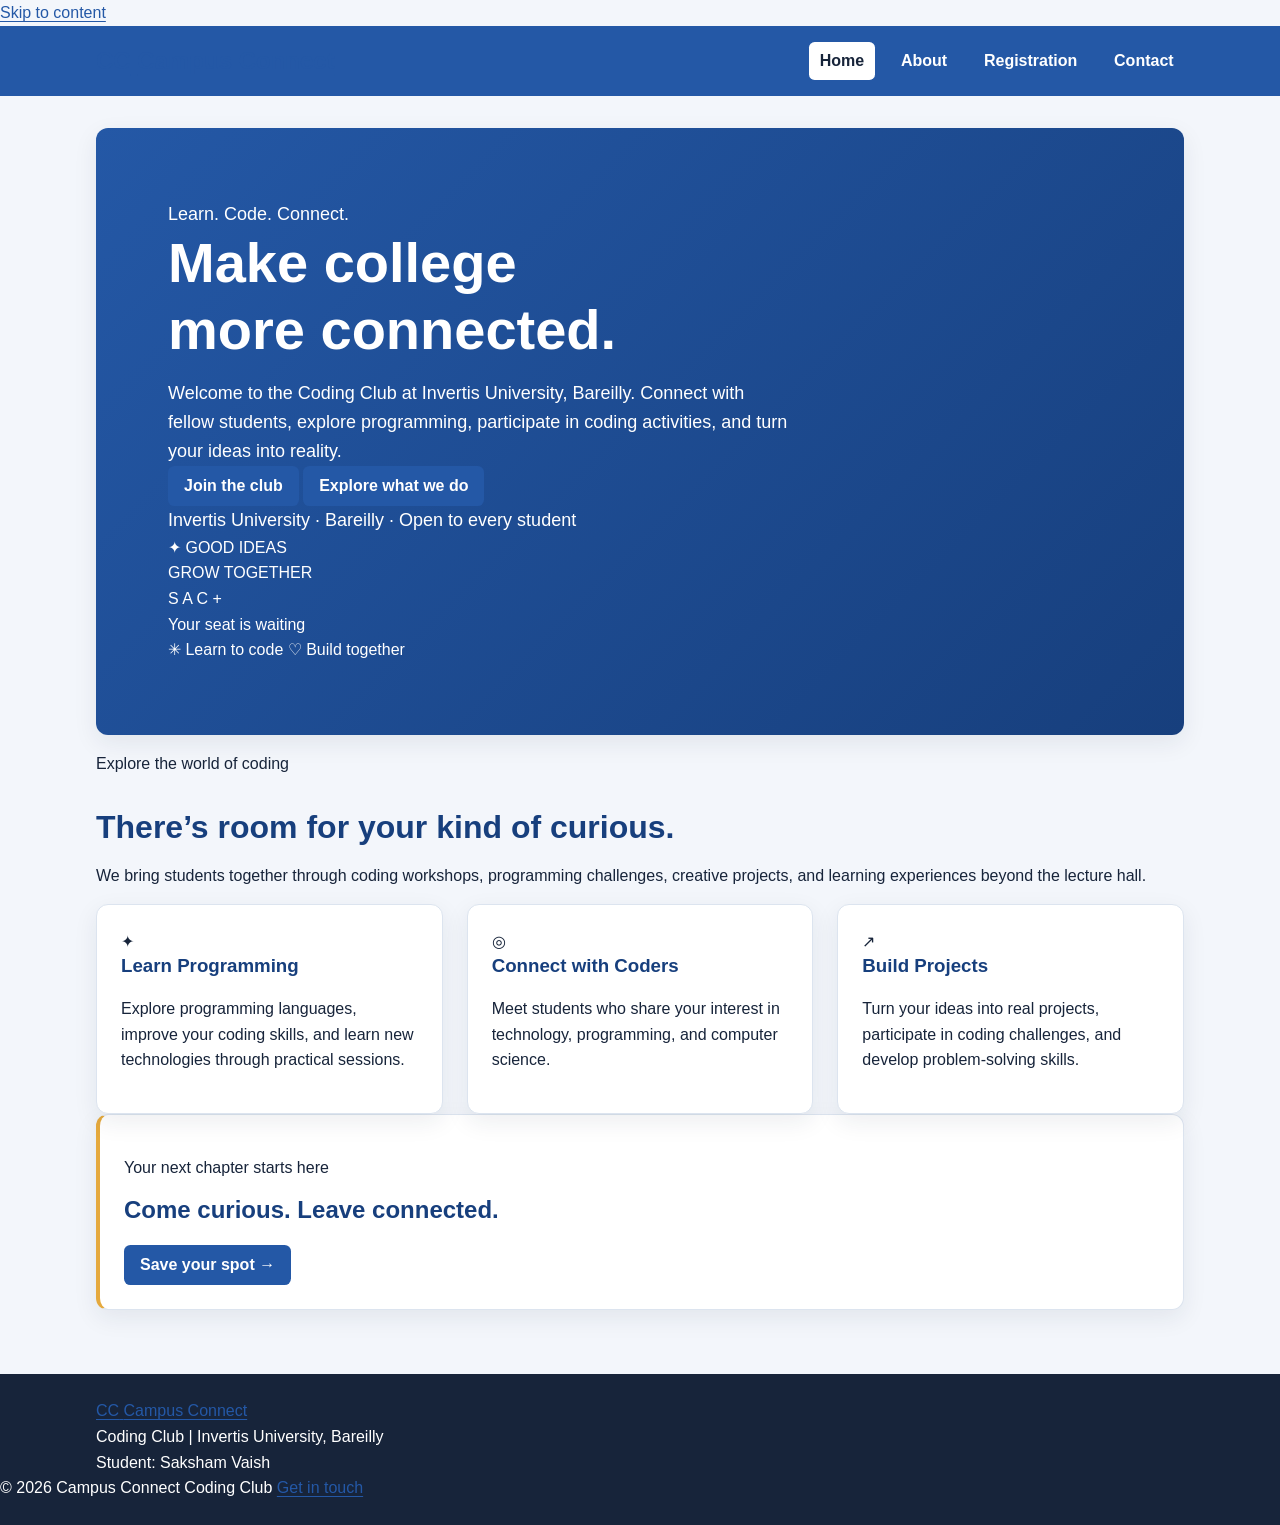
<file: index.html>
<!doctype html>
<html lang="en">

<head>
  <meta charset="utf-8">
  <meta name="viewport" content="width=device-width, initial-scale=1">
  <meta name="description"
    content="Discover the Campus Connect Coding Club at Invertis University, Bareilly. Explore coding events, workshops, and opportunities.">
  <meta name="theme-color" content="#1d4ed8">

  <title>Campus Connect | Coding Club</title>

  <link rel="icon" href="favicon.svg" type="image/svg+xml">
  <link rel="stylesheet" href="css/style.css">
</head>

<body>

  <a class="skip-link" href="#main">Skip to content</a>

  <header class="site-header">
    <div class="header-inner">

      <a class="brand site-title" href="index.html">
        <span class="brand-mark" aria-hidden="true">CC</span>
        <span>Campus Connect</span>
      </a>

      <nav class="site-nav" aria-label="Main navigation">
        <ul>
          <li><a aria-current="page" href="index.html">Home</a></li>
          <li><a href="about.html">About</a></li>
          <li><a href="registration.html">Registration</a></li>
          <li><a href="contact.html">Contact</a></li>
        </ul>
      </nav>

    </div>
  </header>

  <main id="main">

    <!-- Hero Section -->
    <section class="hero">

      <div class="hero-copy">
        <p class="eyebrow">Learn. Code. Connect.</p>

        <h1>Make college<br>more <span>connected.</span></h1>

        <p class="hero-lead">
          Welcome to the Coding Club at Invertis University, Bareilly.
          Connect with fellow students, explore programming,
          participate in coding activities, and turn your ideas into reality.
        </p>

        <div class="actions">
          <a class="button button-primary" href="registration.html">
            Join the club
          </a>

          <a class="button button-secondary" href="about.html">
            Explore what we do
          </a>
        </div>

        <p class="hero-note">
          Invertis University · Bareilly · Open to every student
        </p>
      </div>

      <div class="hero-art"
        aria-label="Illustration of students connecting around a table">

        <div class="art-orbit orbit-one"></div>
        <div class="art-orbit orbit-two"></div>

        <div class="art-card">
          <span class="art-spark">✦</span>
          <span class="art-caption">GOOD IDEAS<br>GROW TOGETHER</span>

          <div class="avatar-row">
            <span class="avatar avatar-a">S</span>
            <span class="avatar avatar-b">A</span>
            <span class="avatar avatar-c">C</span>
            <span class="avatar avatar-d">+</span>
          </div>

          <span class="art-label">Your seat is waiting</span>
        </div>

        <span class="float-tag tag-top">✳ Learn to code</span>
        <span class="float-tag tag-bottom">♡ Build together</span>

      </div>

    </section>

    <!-- Features Section -->
    <section class="section section-soft">

      <div class="section-intro">
        <p class="eyebrow">Explore the world of coding</p>

        <h2 class="section-heading">
          There’s room for your kind of curious.
        </h2>

        <p>
          We bring students together through coding workshops,
          programming challenges, creative projects, and
          learning experiences beyond the lecture hall.
        </p>
      </div>

      <div class="card-grid">

        <article class="card feature-card">
          <span class="feature-icon icon-blue">✦</span>

          <h3>Learn Programming</h3>

          <p>
            Explore programming languages, improve your coding skills,
            and learn new technologies through practical sessions.
          </p>
        </article>

        <article class="card feature-card">
          <span class="feature-icon icon-coral">◎</span>

          <h3>Connect with Coders</h3>

          <p>
            Meet students who share your interest in technology,
            programming, and computer science.
          </p>
        </article>

        <article class="card feature-card">
          <span class="feature-icon icon-yellow">↗</span>

          <h3>Build Projects</h3>

          <p>
            Turn your ideas into real projects, participate in
            coding challenges, and develop problem-solving skills.
          </p>
        </article>

      </div>

    </section>

    <!-- Call to Action Section -->
    <section class="cta-band card" id="join-us">

      <div>
        <p class="eyebrow">Your next chapter starts here</p>
        <h2>Come curious. Leave connected.</h2>
      </div>

      <a class="button button-primary" href="registration.html">
        Save your spot <span aria-hidden="true">→</span>
      </a>

    </section>

  </main>

  <!-- Footer -->
  <footer class="site-footer">

    <div class="site-footer-inner">

      <a class="brand footer-brand" href="index.html">
        <span class="brand-mark" aria-hidden="true">CC</span>
        <span>Campus Connect</span>
      </a>

      <p>
        Coding Club | Invertis University, Bareilly
      </p>

      <p>
        Student: Saksham Vaish
      </p>

    </div>

    <div class="footer-bottom">
      <span>© 2026 Campus Connect Coding Club</span>
      <a href="contact.html">Get in touch</a>
    </div>

  </footer>

</body>
</html>
</file>
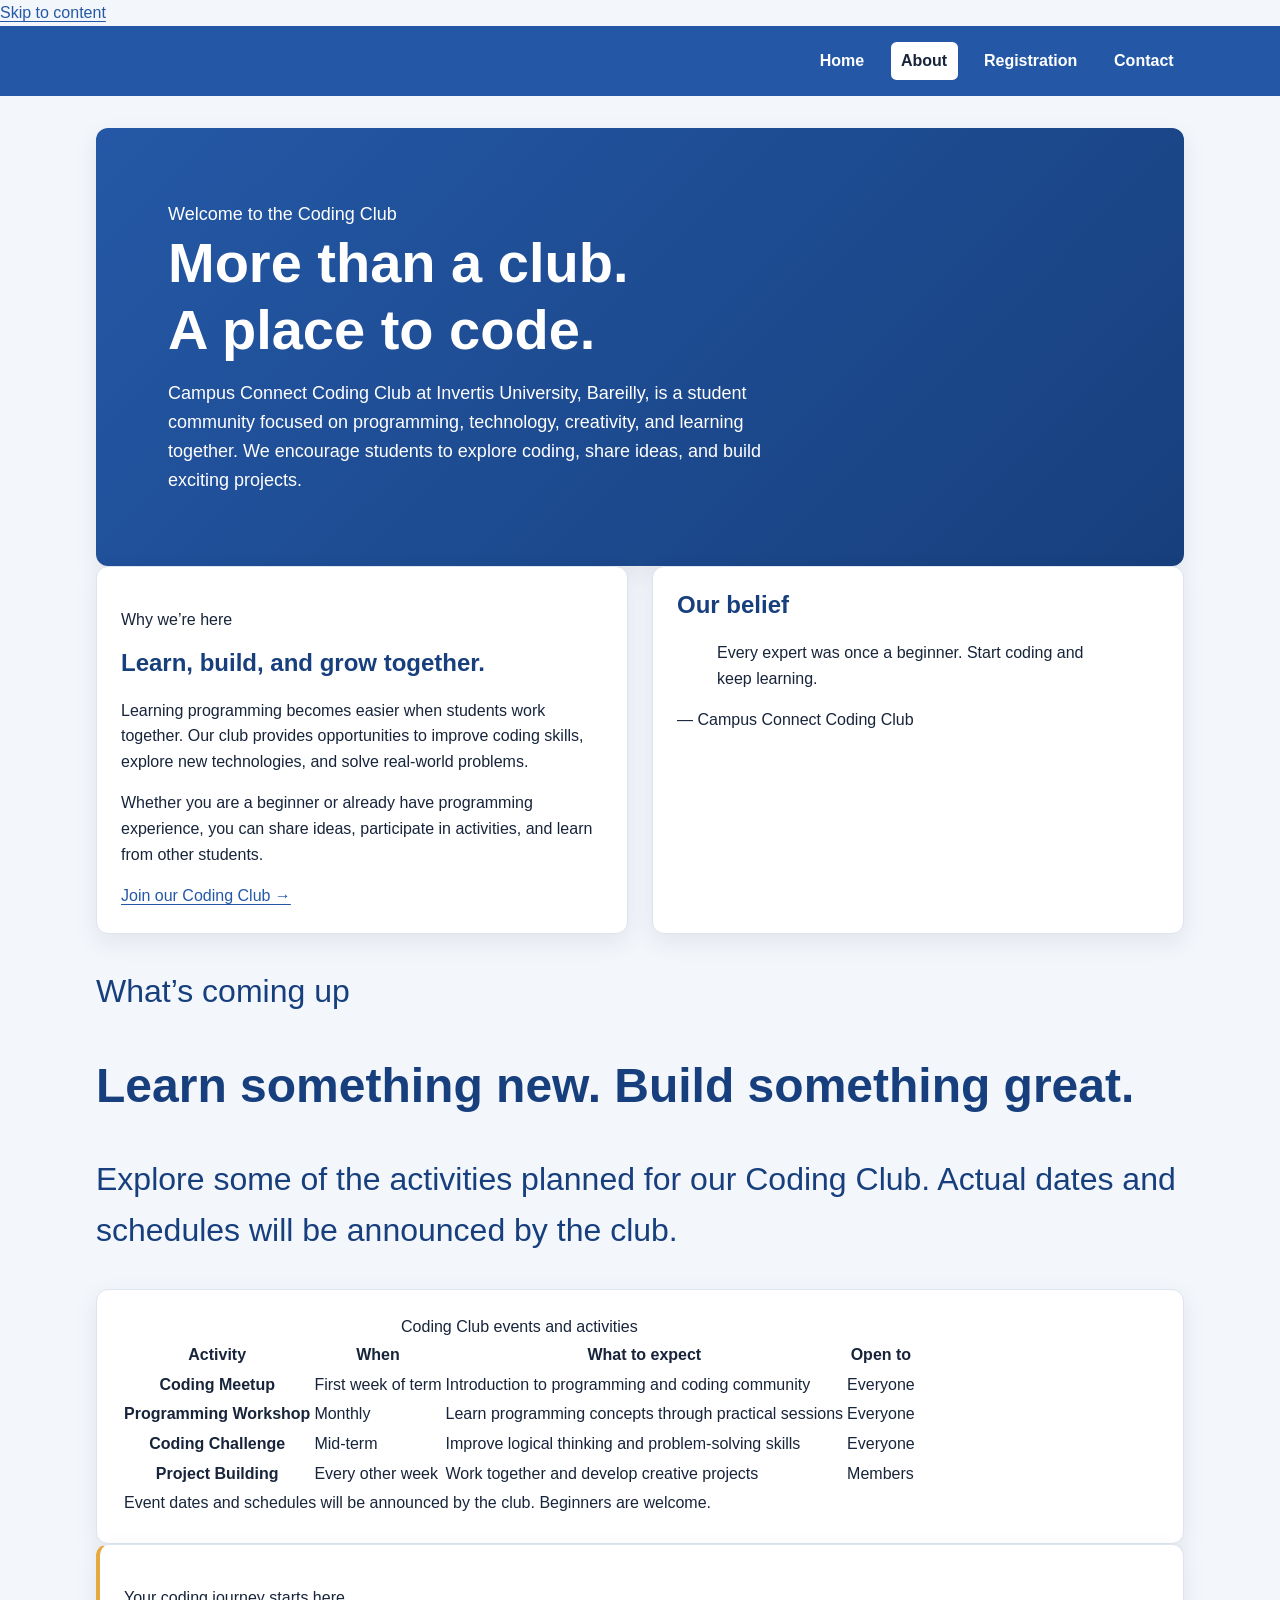
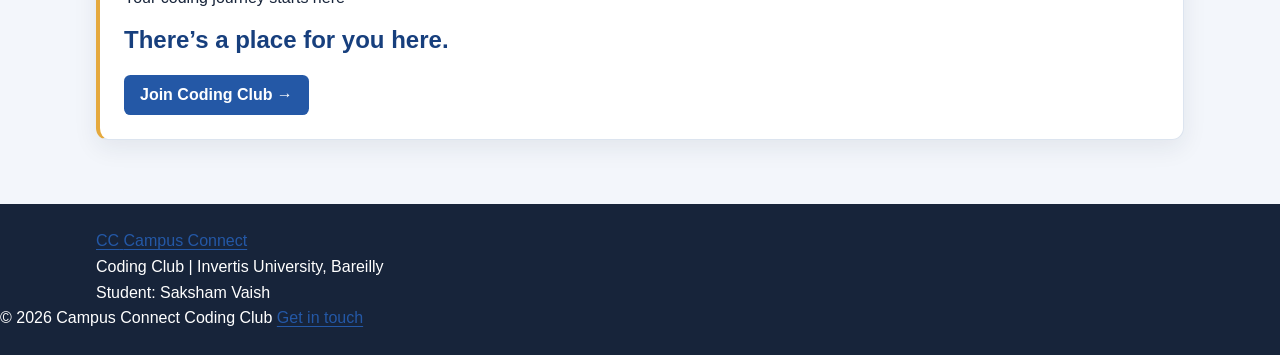
<file: about.html>
<!doctype html>
<html lang="en">

<head>
  <meta charset="utf-8">
  <meta name="viewport" content="width=device-width, initial-scale=1">
  <meta name="description"
    content="Learn about the Coding Club at Invertis University, Bareilly, its activities, and upcoming events.">
  <meta name="theme-color" content="#1d4ed8">

  <title>About | Campus Connect Coding Club</title>

  <link rel="icon" href="favicon.svg" type="image/svg+xml">
  <link rel="stylesheet" href="css/style.css">
</head>

<body>

  <a class="skip-link" href="#main">Skip to content</a>

  <header class="site-header">
    <div class="header-inner">

      <a class="brand site-title" href="index.html">
        <span class="brand-mark" aria-hidden="true">CC</span>
        <span>Campus Connect</span>
      </a>

      <nav class="site-nav" aria-label="Main navigation">
        <ul>
          <li><a href="index.html">Home</a></li>
          <li><a aria-current="page" href="about.html">About</a></li>
          <li><a href="registration.html">Registration</a></li>
          <li><a href="contact.html">Contact</a></li>
        </ul>
      </nav>

    </div>
  </header>

  <main id="main">

    <!-- About Hero Section -->
    <section class="hero">

      <p class="eyebrow">Welcome to the Coding Club</p>

      <h1>More than a club.<br><span>A place to code.</span></h1>

      <p>
        Campus Connect Coding Club at Invertis University, Bareilly,
        is a student community focused on programming, technology,
        creativity, and learning together.
        We encourage students to explore coding, share ideas,
        and build exciting projects.
      </p>

    </section>

    <!-- About Story Section -->
    <section class="section">

      <div class="card-grid">

        <article class="card">
          <p class="eyebrow">Why we’re here</p>

          <h2>Learn, build, and grow together.</h2>

          <p>
            Learning programming becomes easier when students work
            together. Our club provides opportunities to improve
            coding skills, explore new technologies, and solve
            real-world problems.
          </p>

          <p>
            Whether you are a beginner or already have programming
            experience, you can share ideas, participate in activities,
            and learn from other students.
          </p>

          <a href="registration.html">Join our Coding Club →</a>
        </article>

        <article class="card">
          <h2>Our belief</h2>

          <blockquote>
            Every expert was once a beginner. Start coding and keep learning.
          </blockquote>

          <p>— Campus Connect Coding Club</p>
        </article>

      </div>

    </section>

    <!-- Events Section -->
    <section class="section section-soft">

      <div class="section-heading">
        <p class="eyebrow">What’s coming up</p>

        <h2>Learn something new. Build something great.</h2>

        <p>
          Explore some of the activities planned for our Coding Club.
          Actual dates and schedules will be announced by the club.
        </p>
      </div>

      <div class="card">

        <table>
          <caption>Coding Club events and activities</caption>

          <thead>
            <tr>
              <th scope="col">Activity</th>
              <th scope="col">When</th>
              <th scope="col">What to expect</th>
              <th scope="col">Open to</th>
            </tr>
          </thead>

          <tbody>
            <tr>
              <th scope="row">Coding Meetup</th>
              <td>First week of term</td>
              <td>Introduction to programming and coding community</td>
              <td>Everyone</td>
            </tr>

            <tr>
              <th scope="row">Programming Workshop</th>
              <td>Monthly</td>
              <td>Learn programming concepts through practical sessions</td>
              <td>Everyone</td>
            </tr>

            <tr>
              <th scope="row">Coding Challenge</th>
              <td>Mid-term</td>
              <td>Improve logical thinking and problem-solving skills</td>
              <td>Everyone</td>
            </tr>

            <tr>
              <th scope="row">Project Building</th>
              <td>Every other week</td>
              <td>Work together and develop creative projects</td>
              <td>Members</td>
            </tr>
          </tbody>

          <tfoot>
            <tr>
              <td colspan="4">
                Event dates and schedules will be announced by the club.
                Beginners are welcome.
              </td>
            </tr>
          </tfoot>
        </table>

      </div>

    </section>

    <!-- Call to Action -->
    <section class="card" id="join-us">

      <p class="eyebrow">Your coding journey starts here</p>

      <h2>There’s a place for you here.</h2>

      <a class="button" href="registration.html">
        Join Coding Club →
      </a>

    </section>

  </main>

  <!-- Footer -->
  <footer class="site-footer">

    <div class="site-footer-inner">

      <a class="brand footer-brand" href="index.html">
        <span class="brand-mark" aria-hidden="true">CC</span>
        <span>Campus Connect</span>
      </a>

      <p>Coding Club | Invertis University, Bareilly</p>
      <p>Student: Saksham Vaish</p>

    </div>

    <div class="footer-bottom">
      <span>© 2026 Campus Connect Coding Club</span>
      <a href="contact.html">Get in touch</a>
    </div>

  </footer>

</body>
</html>
</file>
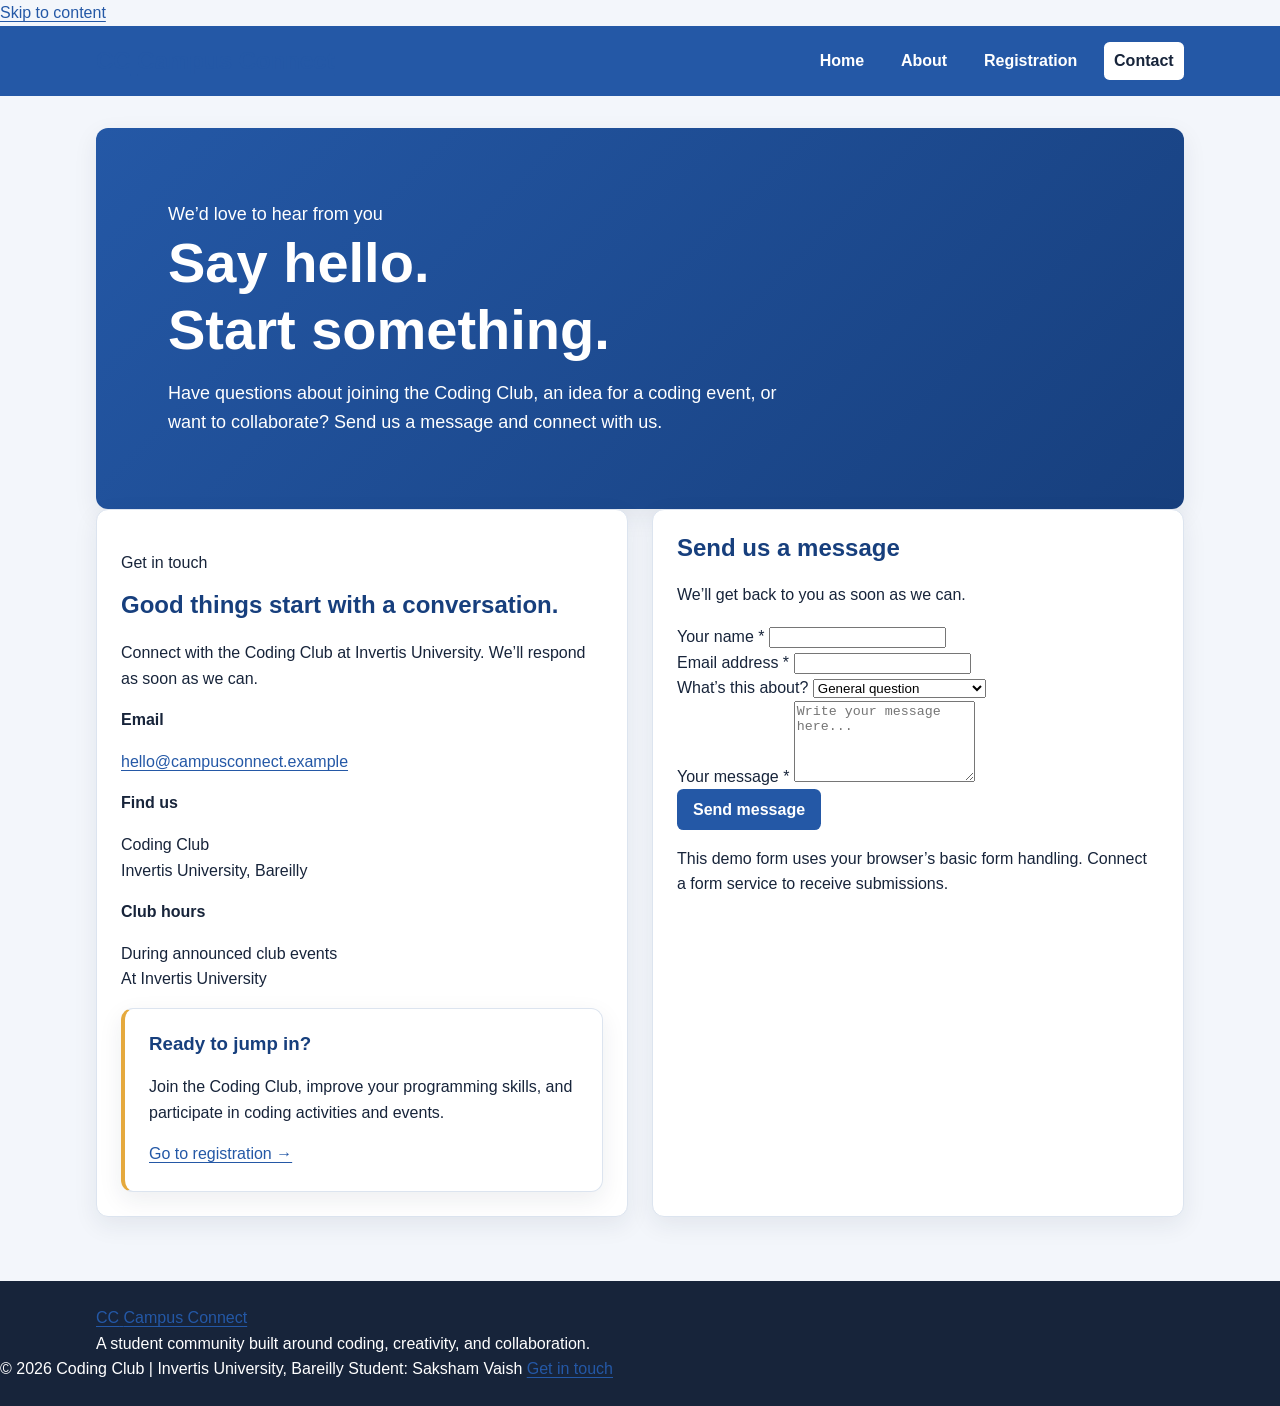
<file: contact.html>
<!doctype html>
<html lang="en">

<head>
  <meta charset="utf-8">
  <meta name="viewport" content="width=device-width, initial-scale=1">
  <meta name="description"
    content="Contact the Coding Club at Invertis University, Bareilly, with questions, ideas, and collaboration opportunities.">
  <meta name="theme-color" content="#1d4ed8">

  <title>Contact | Campus Connect</title>

  <link rel="icon" href="favicon.svg" type="image/svg+xml">
  <link rel="stylesheet" href="css/style.css">
</head>

<body>

  <a class="skip-link" href="#main">Skip to content</a>

  <!-- Header -->
  <header class="site-header">
    <div class="header-inner">

      <a class="brand site-title" href="index.html">
        <span class="brand-mark" aria-hidden="true">CC</span>
        <span>Campus Connect</span>
      </a>

      <nav class="site-nav" aria-label="Main navigation">
        <ul>
          <li><a href="index.html">Home</a></li>
          <li><a href="about.html">About</a></li>
          <li><a href="registration.html">Registration</a></li>
          <li><a aria-current="page" href="contact.html">Contact</a></li>
        </ul>
      </nav>

    </div>
  </header>

  <main id="main">

    <!-- Page Introduction -->
    <section class="hero">

      <p class="eyebrow">We’d love to hear from you</p>

      <h1>Say hello.<br><span>Start something.</span></h1>

      <p>
        Have questions about joining the Coding Club, an idea for a coding
        event, or want to collaborate? Send us a message and connect with us.
      </p>

    </section>

    <!-- Contact Details and Form -->
    <section class="section">

      <div class="card-grid">

        <!-- Contact Information -->
        <article class="card">

          <p class="eyebrow">Get in touch</p>

          <h2>Good things start with a conversation.</h2>

          <p>
            Connect with the Coding Club at Invertis University.
            We’ll respond as soon as we can.
          </p>

          <div class="contact-detail">
            <strong>Email</strong>
            <p>
              <a href="mailto:hello@campusconnect.example">
                hello@campusconnect.example
              </a>
            </p>
          </div>

          <div class="contact-detail">
            <strong>Find us</strong>
            <p>
              Coding Club<br>
              Invertis University, Bareilly
            </p>
          </div>

          <div class="contact-detail">
            <strong>Club hours</strong>
            <p>
              During announced club events<br>
              At Invertis University
            </p>
          </div>

          <div class="card" id="join-us">

            <h3>Ready to jump in?</h3>

            <p>
              Join the Coding Club, improve your programming skills,
              and participate in coding activities and events.
            </p>

            <a href="registration.html">Go to registration →</a>

          </div>

        </article>

        <!-- Contact Form -->
        <form class="card form-card contact-form" action="#" method="get">

          <h2>Send us a message</h2>

          <p>We’ll get back to you as soon as we can.</p>

          <div class="field">

            <label for="contact-name">
              Your name <span aria-hidden="true">*</span>
            </label>

            <input id="contact-name" name="name" type="text"
              autocomplete="name" required>

          </div>

          <div class="field">

            <label for="contact-email">
              Email address <span aria-hidden="true">*</span>
            </label>

            <input id="contact-email" name="email" type="email"
              autocomplete="email" required>

          </div>

          <div class="field">

            <label for="contact-subject">What’s this about?</label>

            <select id="contact-subject" name="subject">
              <option value="general">General question</option>
              <option value="membership">Coding Club Membership</option>
              <option value="event">Coding Event Idea</option>
              <option value="collaboration">Project Collaboration</option>
            </select>

          </div>

          <div class="field">

            <label for="contact-message">
              Your message <span aria-hidden="true">*</span>
            </label>

            <textarea id="contact-message" name="message" rows="5"
              required placeholder="Write your message here..."></textarea>

          </div>

          <button class="button" type="submit">
            Send message
          </button>

          <p>
            This demo form uses your browser’s basic form handling.
            Connect a form service to receive submissions.
          </p>

        </form>

      </div>

    </section>

  </main>

  <!-- Footer -->
  <footer class="site-footer">

    <div class="site-footer-inner">

      <a class="brand footer-brand" href="index.html">
        <span class="brand-mark" aria-hidden="true">CC</span>
        <span>Campus Connect</span>
      </a>

      <p>
        A student community built around coding, creativity, and collaboration.
      </p>

    </div>

    <div class="footer-bottom">
      <span>© 2026 Coding Club | Invertis University, Bareilly</span>
      <span>Student: Saksham Vaish</span>
      <a href="contact.html">Get in touch</a>
    </div>

  </footer>

</body>
</html>
</file>
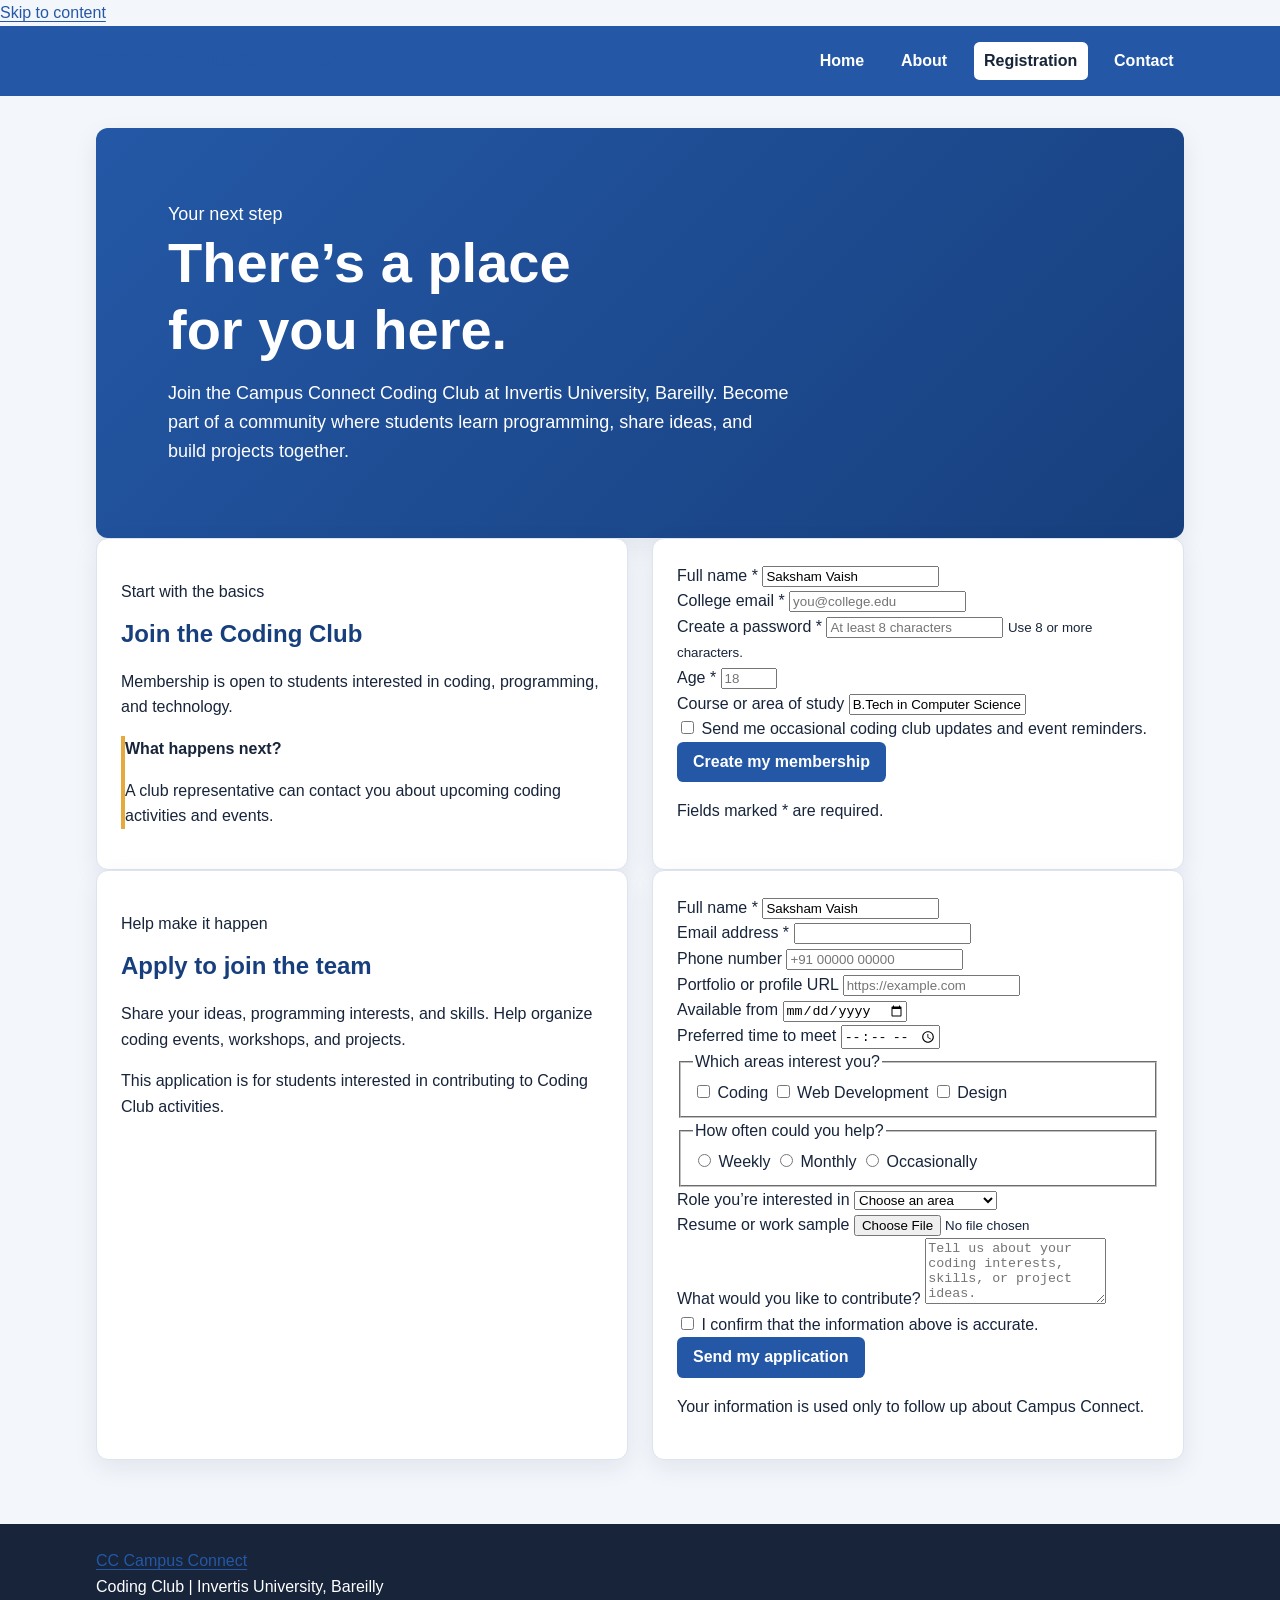
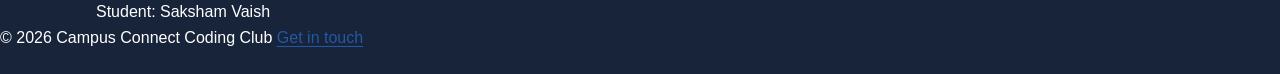
<file: registration.html>
<!doctype html>
<html lang="en">

<head>
  <meta charset="utf-8">
  <meta name="viewport" content="width=device-width, initial-scale=1">
  <meta name="description"
    content="Join the Campus Connect Coding Club at Invertis University, Bareilly.">
  <meta name="theme-color" content="#1d4ed8">

  <title>Registration | Campus Connect Coding Club</title>

  <link rel="icon" href="favicon.svg" type="image/svg+xml">
  <link rel="stylesheet" href="css/style.css">
</head>

<body>

  <a class="skip-link" href="#main">Skip to content</a>

  <!-- Header -->
  <header class="site-header">
    <div class="header-inner">

      <a class="brand site-title" href="index.html">
        <span class="brand-mark" aria-hidden="true">CC</span>
        <span>Campus Connect</span>
      </a>

      <nav class="site-nav" aria-label="Main navigation">
        <ul>
          <li><a href="index.html">Home</a></li>
          <li><a href="about.html">About</a></li>
          <li><a aria-current="page" href="registration.html">Registration</a></li>
          <li><a href="contact.html">Contact</a></li>
        </ul>
      </nav>

    </div>
  </header>

  <main id="main">

    <!-- Page Introduction -->
    <section class="hero">

      <p class="eyebrow">Your next step</p>

      <h1>There’s a place<br><span>for you here.</span></h1>

      <p>
        Join the Campus Connect Coding Club at Invertis University,
        Bareilly. Become part of a community where students learn
        programming, share ideas, and build projects together.
      </p>

    </section>

    <!-- Form 1: Student Membership -->
    <section class="section">

      <div class="card-grid">

        <article class="card">

          <p class="eyebrow">Start with the basics</p>

          <h2>Join the Coding Club</h2>

          <p>
            Membership is open to students interested in coding,
            programming, and technology.
          </p>

          <div id="join-us">
            <strong>What happens next?</strong>

            <p>
              A club representative can contact you about
              upcoming coding activities and events.
            </p>
          </div>

        </article>

        <form class="card form-card" action="#" method="get">

          <div class="form-grid">

            <div class="field">
              <label for="student-name">
                Full name <span aria-hidden="true">*</span>
              </label>

              <input id="student-name" name="student-name"
                type="text" autocomplete="name"
                value="Saksham Vaish" required>
            </div>

            <div class="field">
              <label for="student-email">
                College email <span aria-hidden="true">*</span>
              </label>

              <input id="student-email" name="student-email"
                type="email" autocomplete="email"
                placeholder="you@college.edu" required>
            </div>

            <div class="field">
              <label for="student-password">
                Create a password <span aria-hidden="true">*</span>
              </label>

              <input id="student-password" name="student-password"
                type="password" minlength="8"
                autocomplete="new-password"
                placeholder="At least 8 characters" required>

              <small>Use 8 or more characters.</small>
            </div>

            <div class="field">
              <label for="student-age">
                Age <span aria-hidden="true">*</span>
              </label>

              <input id="student-age" name="student-age"
                type="number" min="16" max="100"
                placeholder="18" required>
            </div>

            <div class="field field-full">
              <label for="student-course">Course or area of study</label>

              <input id="student-course" name="student-course"
                type="text"
                value="B.Tech in Computer Science and Engineering (CSE)">
            </div>

            <div class="field field-full">
              <label class="check-label">
                <input type="checkbox" name="updates" value="yes">
                <span>Send me occasional coding club updates and event reminders.</span>
              </label>
            </div>

          </div>

          <button class="button" type="submit">
            Create my membership
          </button>

          <p class="form-footnote">
            Fields marked <span aria-hidden="true">*</span> are required.
          </p>

        </form>

      </div>

    </section>

    <!-- Form 2: Volunteer Application -->
    <section class="section section-soft">

      <div class="card-grid">

        <article class="card">

          <p class="eyebrow">Help make it happen</p>

          <h2>Apply to join the team</h2>

          <p>
            Share your ideas, programming interests, and skills.
            Help organize coding events, workshops, and projects.
          </p>

          <p>
            This application is for students interested in
            contributing to Coding Club activities.
          </p>

        </article>

        <form class="card form-card" action="#" method="get">

          <div class="form-grid">

            <div class="field">
              <label for="applicant-name">
                Full name <span aria-hidden="true">*</span>
              </label>

              <input id="applicant-name" name="applicant-name"
                type="text" autocomplete="name"
                value="Saksham Vaish" required>
            </div>

            <div class="field">
              <label for="applicant-email">
                Email address <span aria-hidden="true">*</span>
              </label>

              <input id="applicant-email" name="applicant-email"
                type="email" autocomplete="email" required>
            </div>

            <div class="field">
              <label for="applicant-phone">Phone number</label>

              <input id="applicant-phone" name="applicant-phone"
                type="tel" autocomplete="tel"
                placeholder="+91 00000 00000">
            </div>

            <div class="field">
              <label for="portfolio">Portfolio or profile URL</label>

              <input id="portfolio" name="portfolio"
                type="url" placeholder="https://example.com">
            </div>

            <div class="field">
              <label for="available-from">Available from</label>

              <input id="available-from" name="available-from"
                type="date">
            </div>

            <div class="field">
              <label for="preferred-time">Preferred time to meet</label>

              <input id="preferred-time" name="preferred-time"
                type="time">
            </div>

            <fieldset class="field field-full">
              <legend>Which areas interest you?</legend>

              <div class="choice-row">

                <label class="check-label">
                  <input type="checkbox" name="interest" value="coding">
                  <span>Coding</span>
                </label>

                <label class="check-label">
                  <input type="checkbox" name="interest" value="web-development">
                  <span>Web Development</span>
                </label>

                <label class="check-label">
                  <input type="checkbox" name="interest" value="design">
                  <span>Design</span>
                </label>

              </div>
            </fieldset>

            <fieldset class="field field-full">
              <legend>How often could you help?</legend>

              <div class="choice-row">

                <label class="check-label">
                  <input type="radio" name="availability" value="weekly">
                  <span>Weekly</span>
                </label>

                <label class="check-label">
                  <input type="radio" name="availability" value="monthly">
                  <span>Monthly</span>
                </label>

                <label class="check-label">
                  <input type="radio" name="availability" value="occasionally">
                  <span>Occasionally</span>
                </label>

              </div>
            </fieldset>

            <div class="field">
              <label for="role">Role you’re interested in</label>

              <select id="role" name="role">
                <option value="">Choose an area</option>
                <option value="web-development">Web Development</option>
                <option value="programming">Programming</option>
                <option value="design">Creative and Design</option>
                <option value="events">Event Planning</option>
                <option value="other">Something else</option>
              </select>
            </div>

            <div class="field">
              <label for="attachment">Resume or work sample</label>

              <input id="attachment" name="attachment"
                type="file" accept=".pdf,.doc,.docx,.png,.jpg">
            </div>

            <div class="field field-full">
              <label for="motivation">
                What would you like to contribute?
              </label>

              <textarea id="motivation" name="motivation"
                rows="4" maxlength="600"
                placeholder="Tell us about your coding interests, skills, or project ideas."></textarea>
            </div>

            <div class="field field-full">
              <label class="check-label">
                <input type="checkbox" name="consent"
                  value="yes" required>
                <span>I confirm that the information above is accurate.</span>
              </label>
            </div>

          </div>

          <button class="button" type="submit">
            Send my application
          </button>

          <p class="form-footnote">
            Your information is used only to follow up about Campus Connect.
          </p>

        </form>

      </div>

    </section>

  </main>

  <!-- Footer -->
  <footer class="site-footer">

    <div class="site-footer-inner">

      <a class="brand footer-brand" href="index.html">
        <span class="brand-mark" aria-hidden="true">CC</span>
        <span>Campus Connect</span>
      </a>

      <p>Coding Club | Invertis University, Bareilly</p>
      <p>Student: Saksham Vaish</p>

    </div>

    <div class="footer-bottom">
      <span>© 2026 Campus Connect Coding Club</span>
      <a href="contact.html">Get in touch</a>
    </div>

  </footer>

</body>
</html>
</file>
<file: css/style.css>
:root {
  /* Colour tokens */
  --color-ink: #17243a;
  --color-muted: #5d6b82;
  --color-primary: #2458a6;
  --color-primary-dark: #173f7d;
  --color-accent: #e5a93d;
  --color-surface: #ffffff;
  --color-page: #f3f6fb;
  --color-border: #dce4ef;

  /* Typography and layout tokens */
  --font-body: 'DM Sans', sans-serif;
  --font-heading: 'Manrope', sans-serif;
  --space-1: 0.5rem;
  --space-2: 1rem;
  --space-3: 1.5rem;
  --space-4: 2rem;
  --content-width: 68rem;
  --radius-card: 0.75rem;
  --shadow-card: 0 0.5rem 1.5rem rgb(23 36 58 / 8%);
}

* {
  box-sizing: border-box;
}

html {
  font-size: 100%;
  scroll-behavior: smooth;
}

body {
  margin: 0;
  color: var(--color-ink);
  background: var(--color-page);
  font-family: var(--font-body);
  font-size: 1rem;
  line-height: 1.6;
}

img {
  display: block;
  max-width: 100%;
  height: auto;
}

a {
  color: var(--color-primary);
  text-underline-offset: 0.2em;
}

a:hover {
  color: var(--color-primary-dark);
}

.site-header {
  color: var(--color-surface);
  background: var(--color-primary);
}

.header-inner,
main,
.site-footer-inner {
  width: min(92%, var(--content-width));
  margin-inline: auto;
}

.header-inner {
  display: flex;
  align-items: center;
  justify-content: space-between;
  gap: var(--space-3);
  padding-block: var(--space-2);
}

.site-title {
  margin: 0;
  font-family: var(--font-heading);
  font-size: 1.5rem;
  font-weight: 800;
}

.site-nav ul {
  display: flex;
  flex-wrap: wrap;
  gap: var(--space-2);
  margin: 0;
  padding: 0;
  list-style: none;
}

.site-nav a {
  display: inline-block;
  padding: 0.4rem 0.65rem;
  border-radius: 0.35rem;
  color: var(--color-surface);
  font-weight: 600;
  text-decoration: none;
}

.site-nav a:hover,
.site-nav a[aria-current="page"] {
  color: var(--color-ink);
  background: var(--color-surface);
}

main {
  padding-block: var(--space-4);
}

.hero {
  padding: clamp(2rem, 7vw, 4.5rem);
  border-radius: var(--radius-card);
  color: var(--color-surface);
  background: linear-gradient(135deg, var(--color-primary), var(--color-primary-dark));
  box-shadow: var(--shadow-card);
}

.hero h1,
h1,
h2,
h3 {
  font-family: var(--font-heading);
  line-height: 1.2;
}

.hero h1 {
  max-width: 15ch;
  margin: 0 0 var(--space-2);
  font-size: clamp(2rem, 5vw, 3.5rem);
}

.hero p {
  max-width: 62ch;
  margin: 0;
  font-size: 1.125rem;
}

.section-heading {
  margin: var(--space-4) 0 var(--space-2);
  color: var(--color-primary-dark);
  font-size: clamp(1.5rem, 3vw, 2rem);
}

.card-grid {
  display: grid;
  grid-template-columns: repeat(auto-fit, minmax(min(100%, 15rem), 1fr));
  gap: var(--space-3);
}

.card {
  padding: var(--space-3);
  border: 1px solid var(--color-border);
  border-radius: var(--radius-card);
  background: var(--color-surface);
  box-shadow: var(--shadow-card);
}

.card h2,
.card h3 {
  margin-top: 0;
  color: var(--color-primary-dark);
}

.button {
  display: inline-block;
  padding: 0.7rem 1rem;
  border: 0;
  border-radius: 0.4rem;
  color: var(--color-surface);
  background: var(--color-primary);
  font: 700 1rem var(--font-body);
  text-decoration: none;
  cursor: pointer;
}

.button:hover {
  color: var(--color-surface);
  background: var(--color-primary-dark);
}

#join-us {
  border-left: 0.3rem solid var(--color-accent);
}

.site-footer {
  margin-top: var(--space-4);
  padding-block: var(--space-3);
  color: var(--color-surface);
  background: var(--color-ink);
}

.site-footer p {
  margin: 0;
}

/* Small screens */
@media (max-width: 40rem) {
  .header-inner {
    align-items: flex-start;
    flex-direction: column;
  }

  .site-nav ul {
    gap: var(--space-1);
  }

  main {
    padding-block: var(--space-3);
  }
}
</file>
